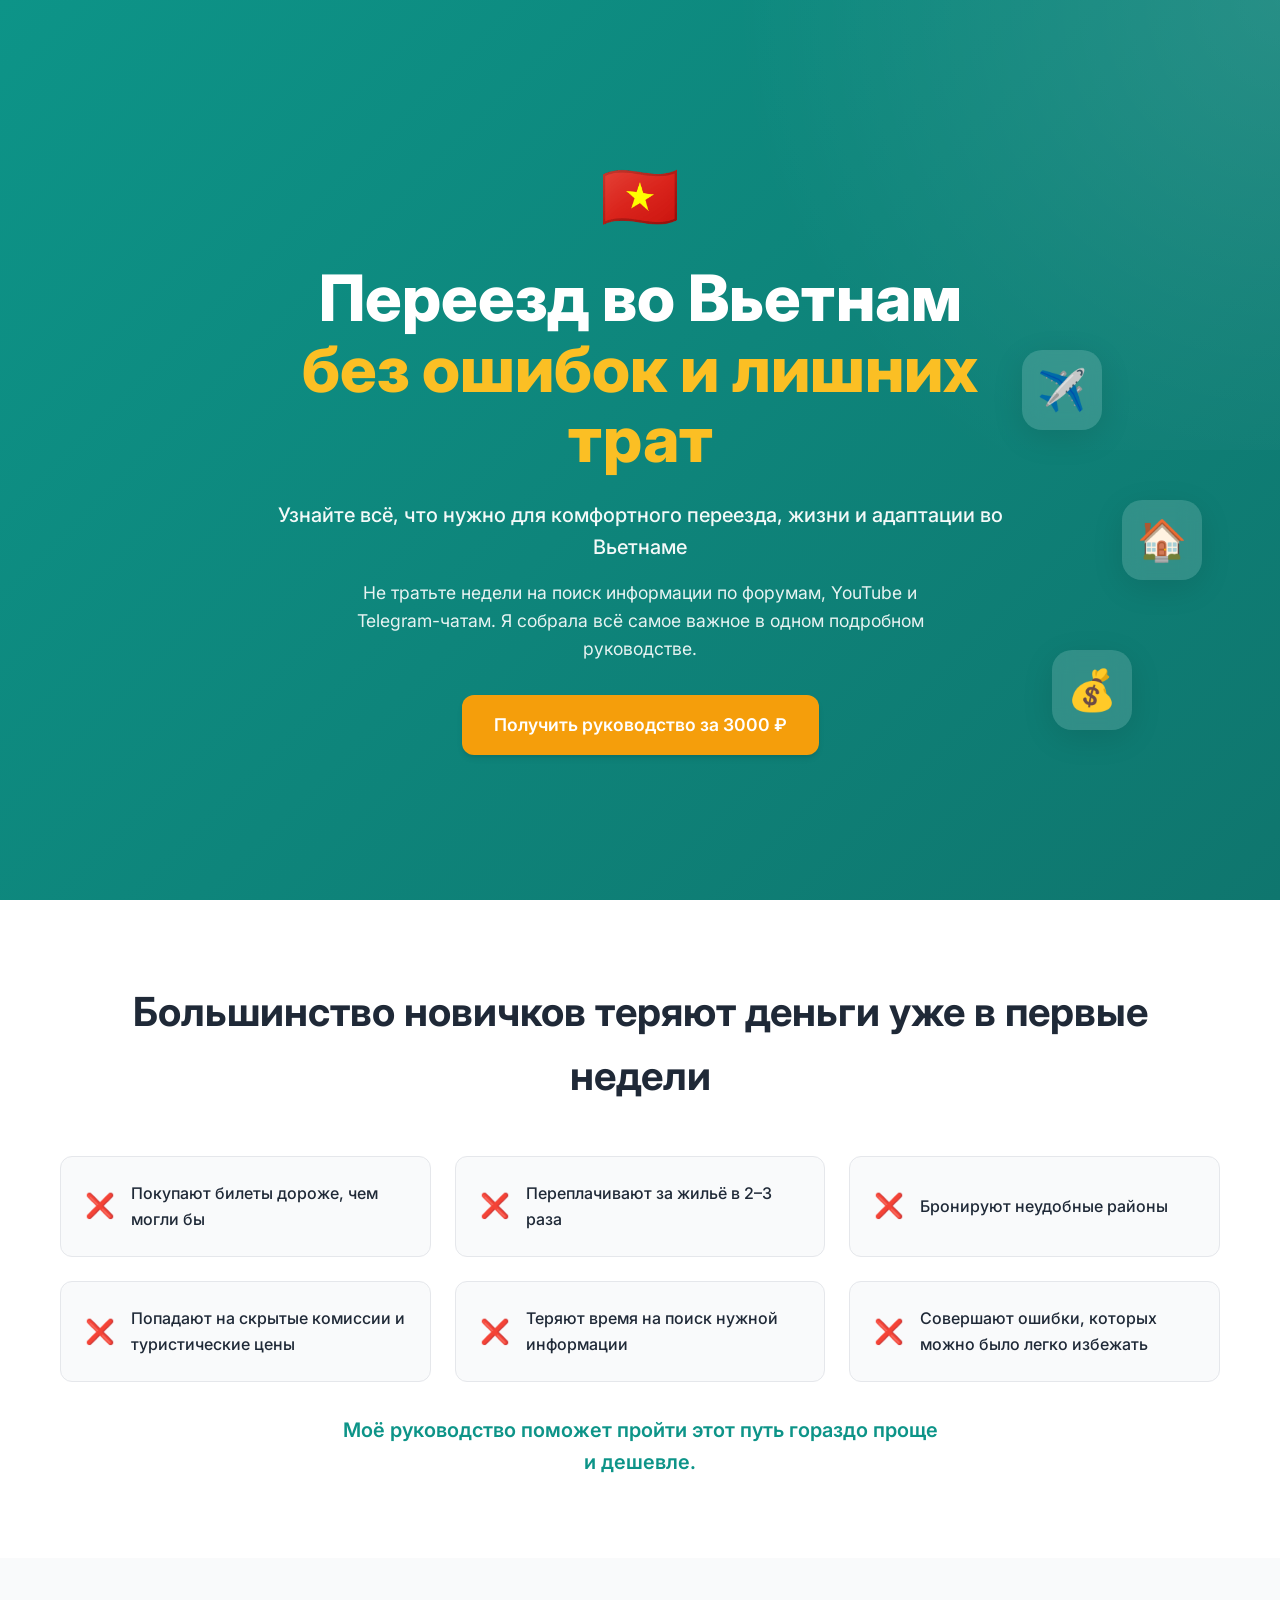
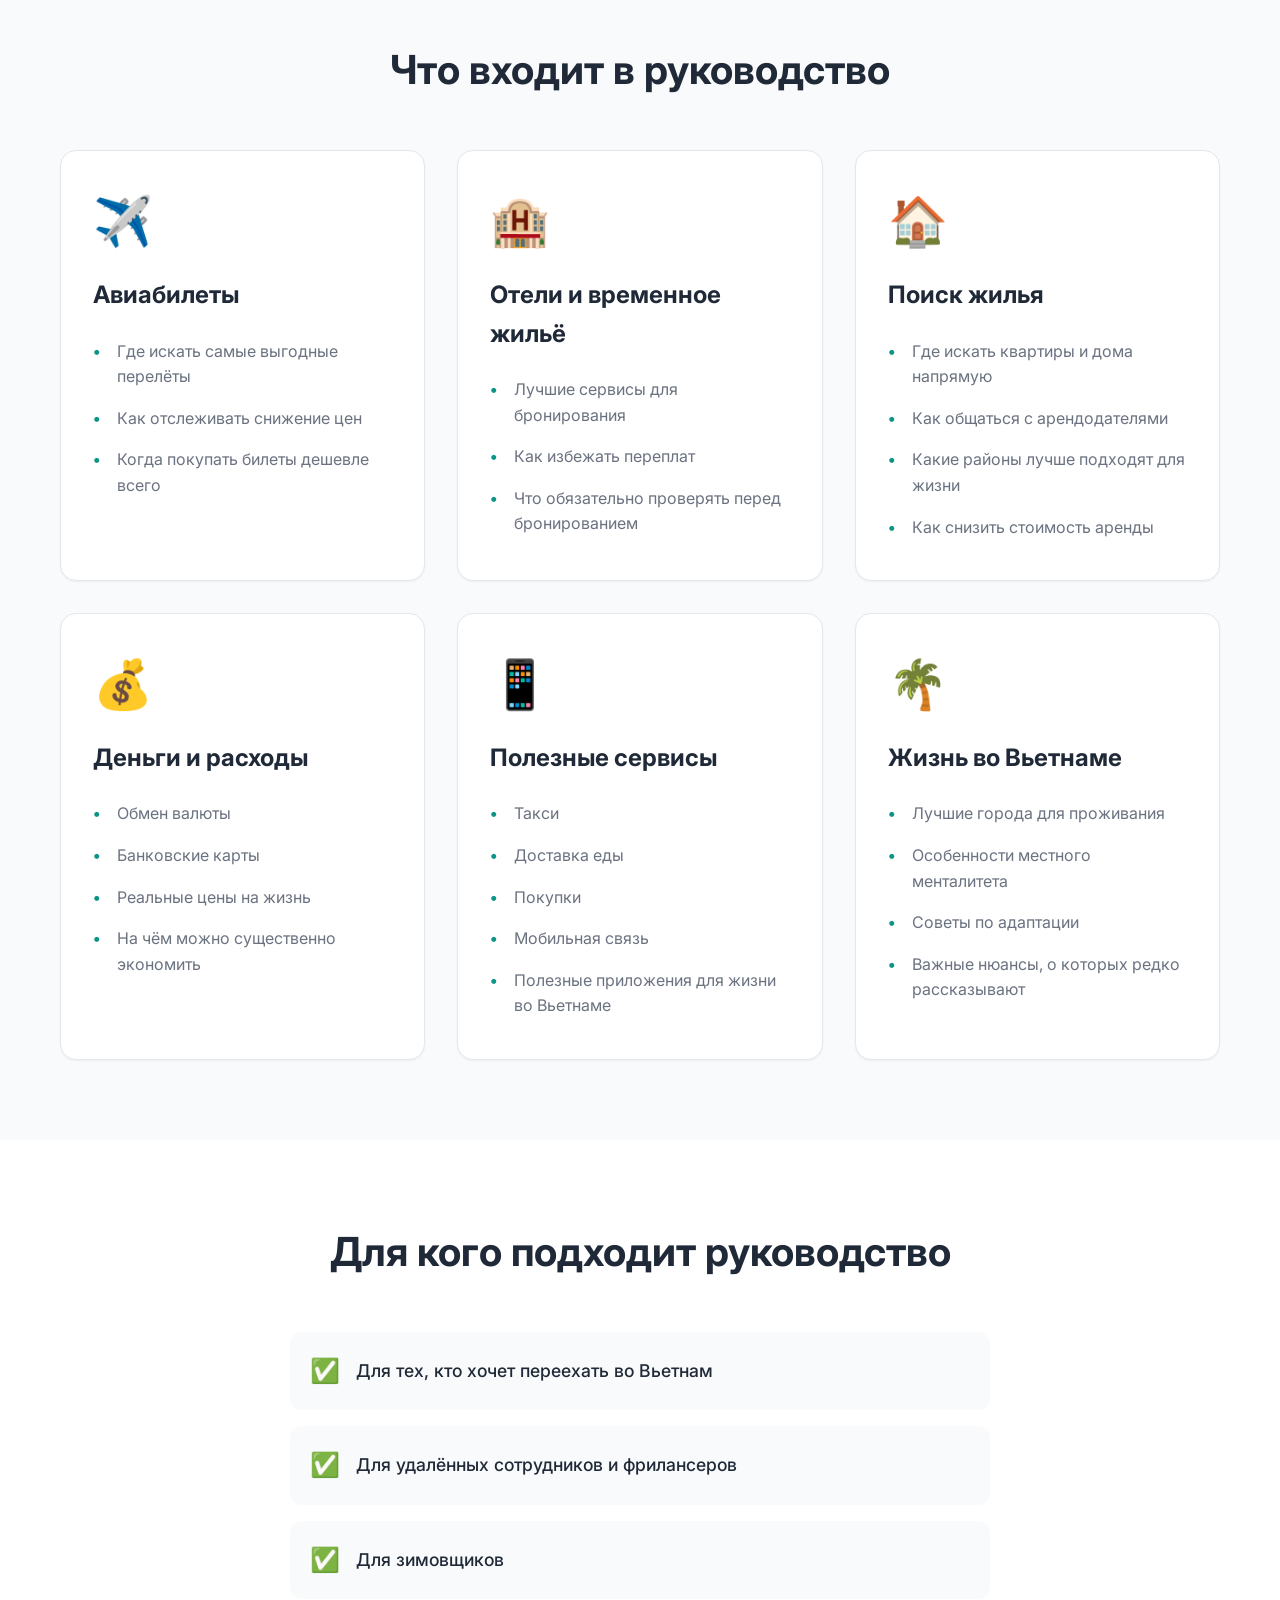
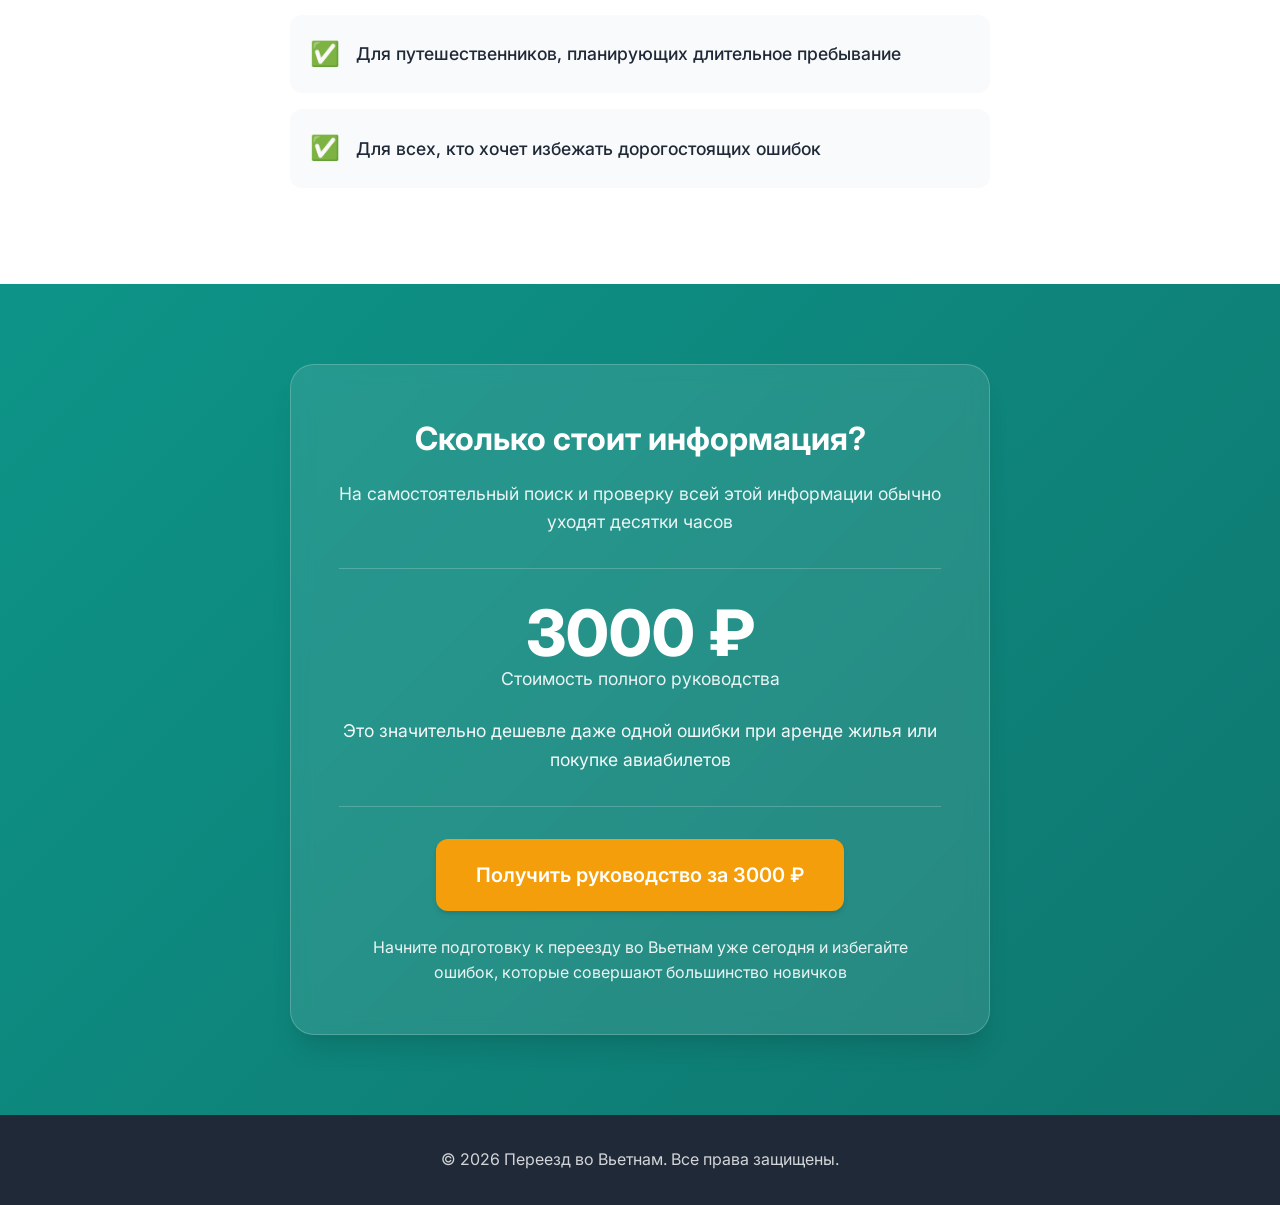
<file: index.html>
<!DOCTYPE html>
<html lang="ru">
<head>
    <meta charset="UTF-8">
    <meta name="viewport" content="width=device-width, initial-scale=1.0">
    <title>🇻🇳 Переезд во Вьетнам — Полное руководство</title>
    <link rel="preconnect" href="https://fonts.googleapis.com">
    <link rel="preconnect" href="https://fonts.gstatic.com" crossorigin>
    <link href="https://fonts.googleapis.com/css2?family=Inter:wght@300;400;500;600;700;800&display=swap" rel="stylesheet">
    <link rel="stylesheet" href="style.css">
    <!-- Yandex.Metrika counter -->
    <script type="text/javascript">
        (function(m,e,t,r,i,k,a){
            m[i]=m[i]||function(){(m[i].a=m[i].a||[]).push(arguments)};
            m[i].l=1*new Date();
            for (var j = 0; j < document.scripts.length; j++) {if (document.scripts[j].src === r) { return; }}
            k=e.createElement(t),a=e.getElementsByTagName(t)[0],k.async=1,k.src=r,a.parentNode.insertBefore(k,a)
        })(window, document,'script','https://mc.yandex.ru/metrika/tag.js?id=109796456', 'ym');

        ym(109796456, 'init', {ssr:true, webvisor:true, clickmap:true, ecommerce:"dataLayer", referrer: document.referrer, url: location.href, accurateTrackBounce:true, trackLinks:true});
    </script>
    <noscript><div><img src="https://mc.yandex.ru/watch/109796456" style="position:absolute; left:-9999px;" alt="" /></div></noscript>
    <!-- /Yandex.Metrika counter -->
</head>
<body>
    <div class="gradient-bg"></div>
    
    <header class="hero">
        <div class="hero-content">
            <div class="emoji-badge">🇻🇳</div>
            <h1>Переезд во Вьетнам<br><span class="highlight">без ошибок и лишних трат</span></h1>
            <p class="hero-subtitle">Узнайте всё, что нужно для комфортного переезда, жизни и адаптации во Вьетнаме</p>
            <p class="hero-description">Не тратьте недели на поиск информации по форумам, YouTube и Telegram-чатам. Я собрала всё самое важное в одном подробном руководстве.</p>
            <a class="btn btn-primary" href="https://t.me/Irinasketchs?text=Хочу%20купить%20руководство">Получить руководство за 3000 ₽</a>
        </div>
        <div class="hero-visual">
            <div class="floating-card card-1">✈️</div>
            <div class="floating-card card-2">🏠</div>
            <div class="floating-card card-3">💰</div>
        </div>
    </header>

    <section class="problems">
        <div class="container">
            <h2 class="section-title">Большинство новичков теряют деньги уже в первые недели</h2>
            <div class="problems-grid">
                <div class="problem-card">
                    <div class="problem-icon">❌</div>
                    <p>Покупают билеты дороже, чем могли бы</p>
                </div>
                <div class="problem-card">
                    <div class="problem-icon">❌</div>
                    <p>Переплачивают за жильё в 2–3 раза</p>
                </div>
                <div class="problem-card">
                    <div class="problem-icon">❌</div>
                    <p>Бронируют неудобные районы</p>
                </div>
                <div class="problem-card">
                    <div class="problem-icon">❌</div>
                    <p>Попадают на скрытые комиссии и туристические цены</p>
                </div>
                <div class="problem-card">
                    <div class="problem-icon">❌</div>
                    <p>Теряют время на поиск нужной информации</p>
                </div>
                <div class="problem-card">
                    <div class="problem-icon">❌</div>
                    <p>Совершают ошибки, которых можно было легко избежать</p>
                </div>
            </div>
            <p class="solution-text">Моё руководство поможет пройти этот путь гораздо проще и дешевле.</p>
        </div>
    </section>

    <section class="features">
        <div class="container">
            <h2 class="section-title">Что входит в руководство</h2>
            <div class="features-grid">
                <div class="feature-card">
                    <div class="feature-icon">✈️</div>
                    <h3>Авиабилеты</h3>
                    <ul>
                        <li>Где искать самые выгодные перелёты</li>
                        <li>Как отслеживать снижение цен</li>
                        <li>Когда покупать билеты дешевле всего</li>
                    </ul>
                </div>
                <div class="feature-card">
                    <div class="feature-icon">🏨</div>
                    <h3>Отели и временное жильё</h3>
                    <ul>
                        <li>Лучшие сервисы для бронирования</li>
                        <li>Как избежать переплат</li>
                        <li>Что обязательно проверять перед бронированием</li>
                    </ul>
                </div>
                <div class="feature-card">
                    <div class="feature-icon">🏠</div>
                    <h3>Поиск жилья</h3>
                    <ul>
                        <li>Где искать квартиры и дома напрямую</li>
                        <li>Как общаться с арендодателями</li>
                        <li>Какие районы лучше подходят для жизни</li>
                        <li>Как снизить стоимость аренды</li>
                    </ul>
                </div>
                <div class="feature-card">
                    <div class="feature-icon">💰</div>
                    <h3>Деньги и расходы</h3>
                    <ul>
                        <li>Обмен валюты</li>
                        <li>Банковские карты</li>
                        <li>Реальные цены на жизнь</li>
                        <li>На чём можно существенно экономить</li>
                    </ul>
                </div>
                <div class="feature-card">
                    <div class="feature-icon">📱</div>
                    <h3>Полезные сервисы</h3>
                    <ul>
                        <li>Такси</li>
                        <li>Доставка еды</li>
                        <li>Покупки</li>
                        <li>Мобильная связь</li>
                        <li>Полезные приложения для жизни во Вьетнаме</li>
                    </ul>
                </div>
                <div class="feature-card">
                    <div class="feature-icon">🌴</div>
                    <h3>Жизнь во Вьетнаме</h3>
                    <ul>
                        <li>Лучшие города для проживания</li>
                        <li>Особенности местного менталитета</li>
                        <li>Советы по адаптации</li>
                        <li>Важные нюансы, о которых редко рассказывают</li>
                    </ul>
                </div>
            </div>
        </div>
    </section>

    <section class="audience">
        <div class="container">
            <h2 class="section-title">Для кого подходит руководство</h2>
            <div class="audience-list">
                <div class="audience-item">
                    <span class="check">✅</span>
                    <p>Для тех, кто хочет переехать во Вьетнам</p>
                </div>
                <div class="audience-item">
                    <span class="check">✅</span>
                    <p>Для удалённых сотрудников и фрилансеров</p>
                </div>
                <div class="audience-item">
                    <span class="check">✅</span>
                    <p>Для зимовщиков</p>
                </div>
                <div class="audience-item">
                    <span class="check">✅</span>
                    <p>Для путешественников, планирующих длительное пребывание</p>
                </div>
                <div class="audience-item">
                    <span class="check">✅</span>
                    <p>Для всех, кто хочет избежать дорогостоящих ошибок</p>
                </div>
            </div>
        </div>
    </section>

    <section class="pricing">
        <div class="container">
            <div class="pricing-card">
                <div class="pricing-header">
                    <h2>Сколько стоит информация?</h2>
                    <p class="pricing-subtitle">На самостоятельный поиск и проверку всей этой информации обычно уходят десятки часов</p>
                </div>
                <div class="pricing-body">
                    <div class="price-tag">
                        <span class="price-amount">3000 ₽</span>
                        <span class="price-label">Стоимость полного руководства</span>
                    </div>
                    <p class="price-comparison">Это значительно дешевле даже одной ошибки при аренде жилья или покупке авиабилетов</p>
                </div>
                <div class="pricing-footer">
                    <a class="btn btn-primary btn-large" href="https://t.me/Irinasketchs?text=Хочу%20купить%20руководство">Получить руководство за 3000 ₽</a>
                    <p class="cta-text">Начните подготовку к переезду во Вьетнам уже сегодня и избегайте ошибок, которые совершают большинство новичков</p>
                </div>
            </div>
        </div>
    </section>

    <footer class="footer">
        <div class="container">
            <p>© 2026 Переезд во Вьетнам. Все права защищены.</p>
        </div>
    </footer>
</body>
</html>
</file>
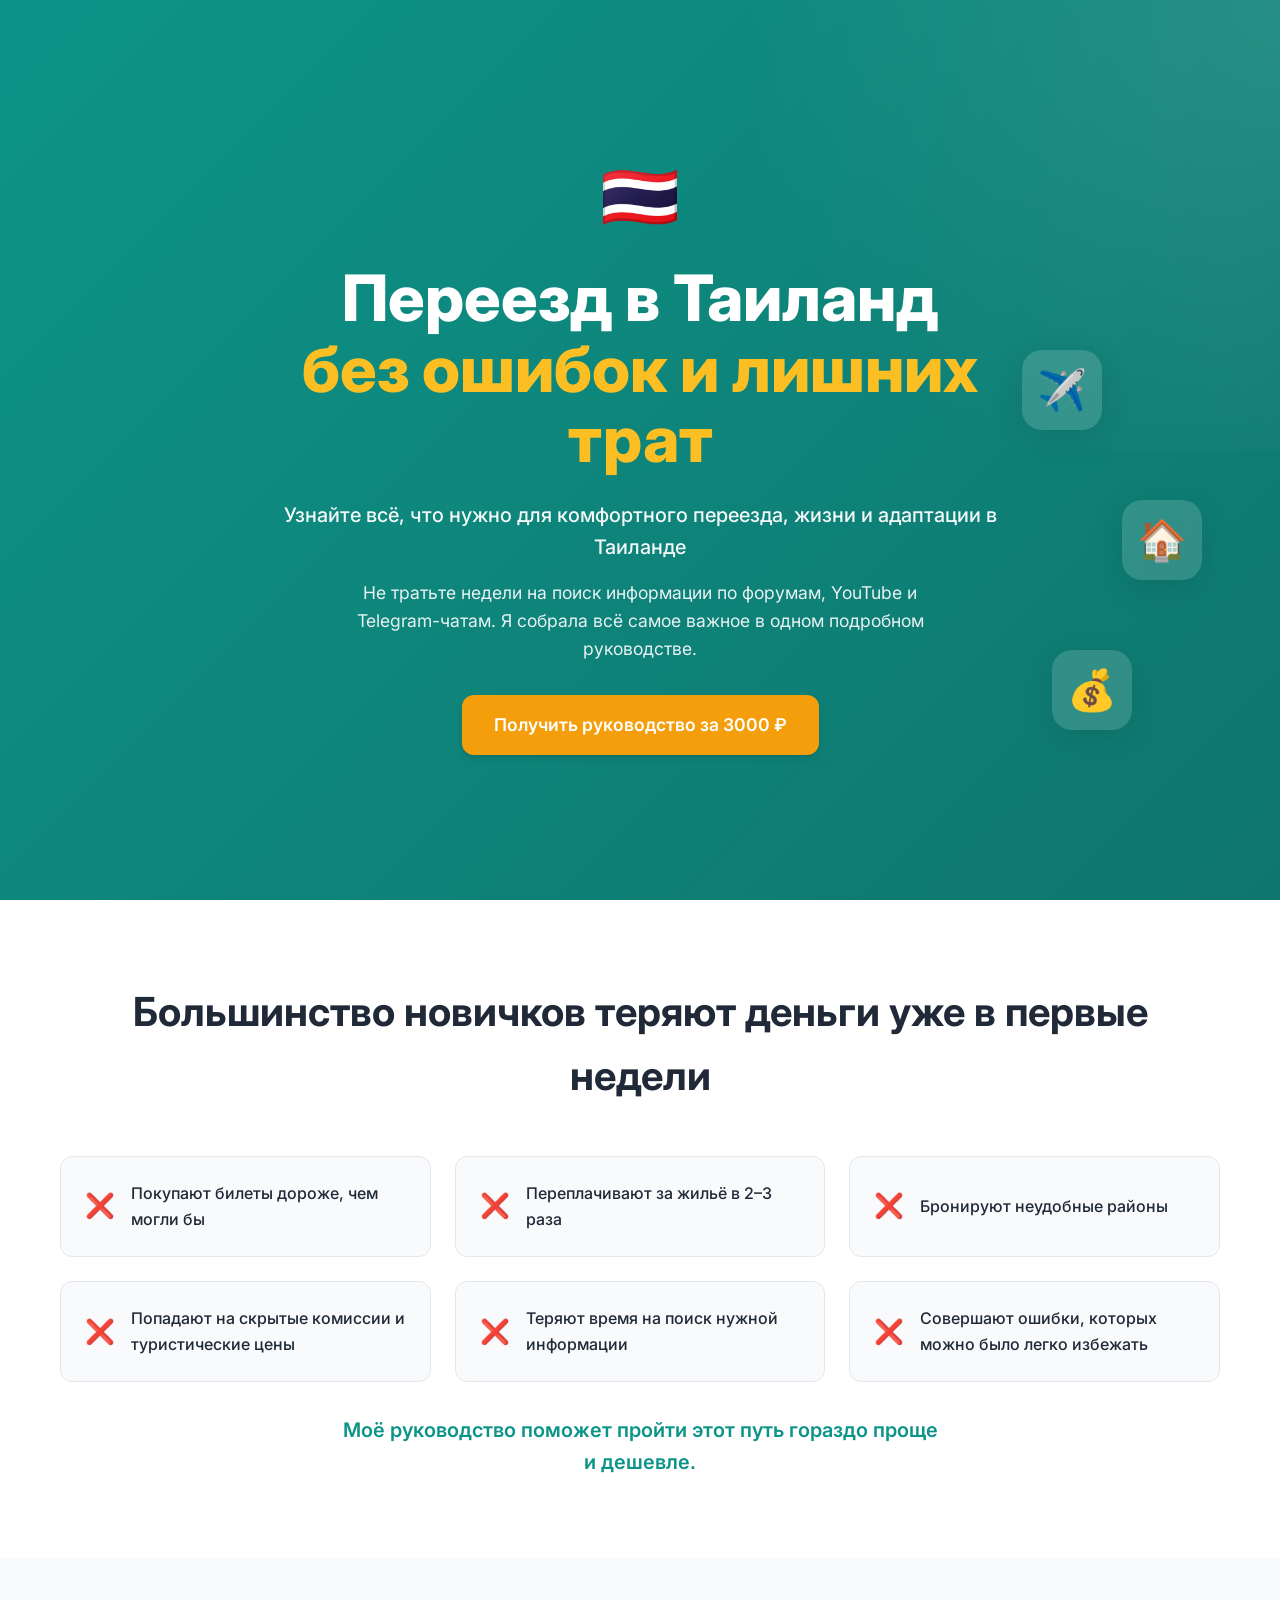
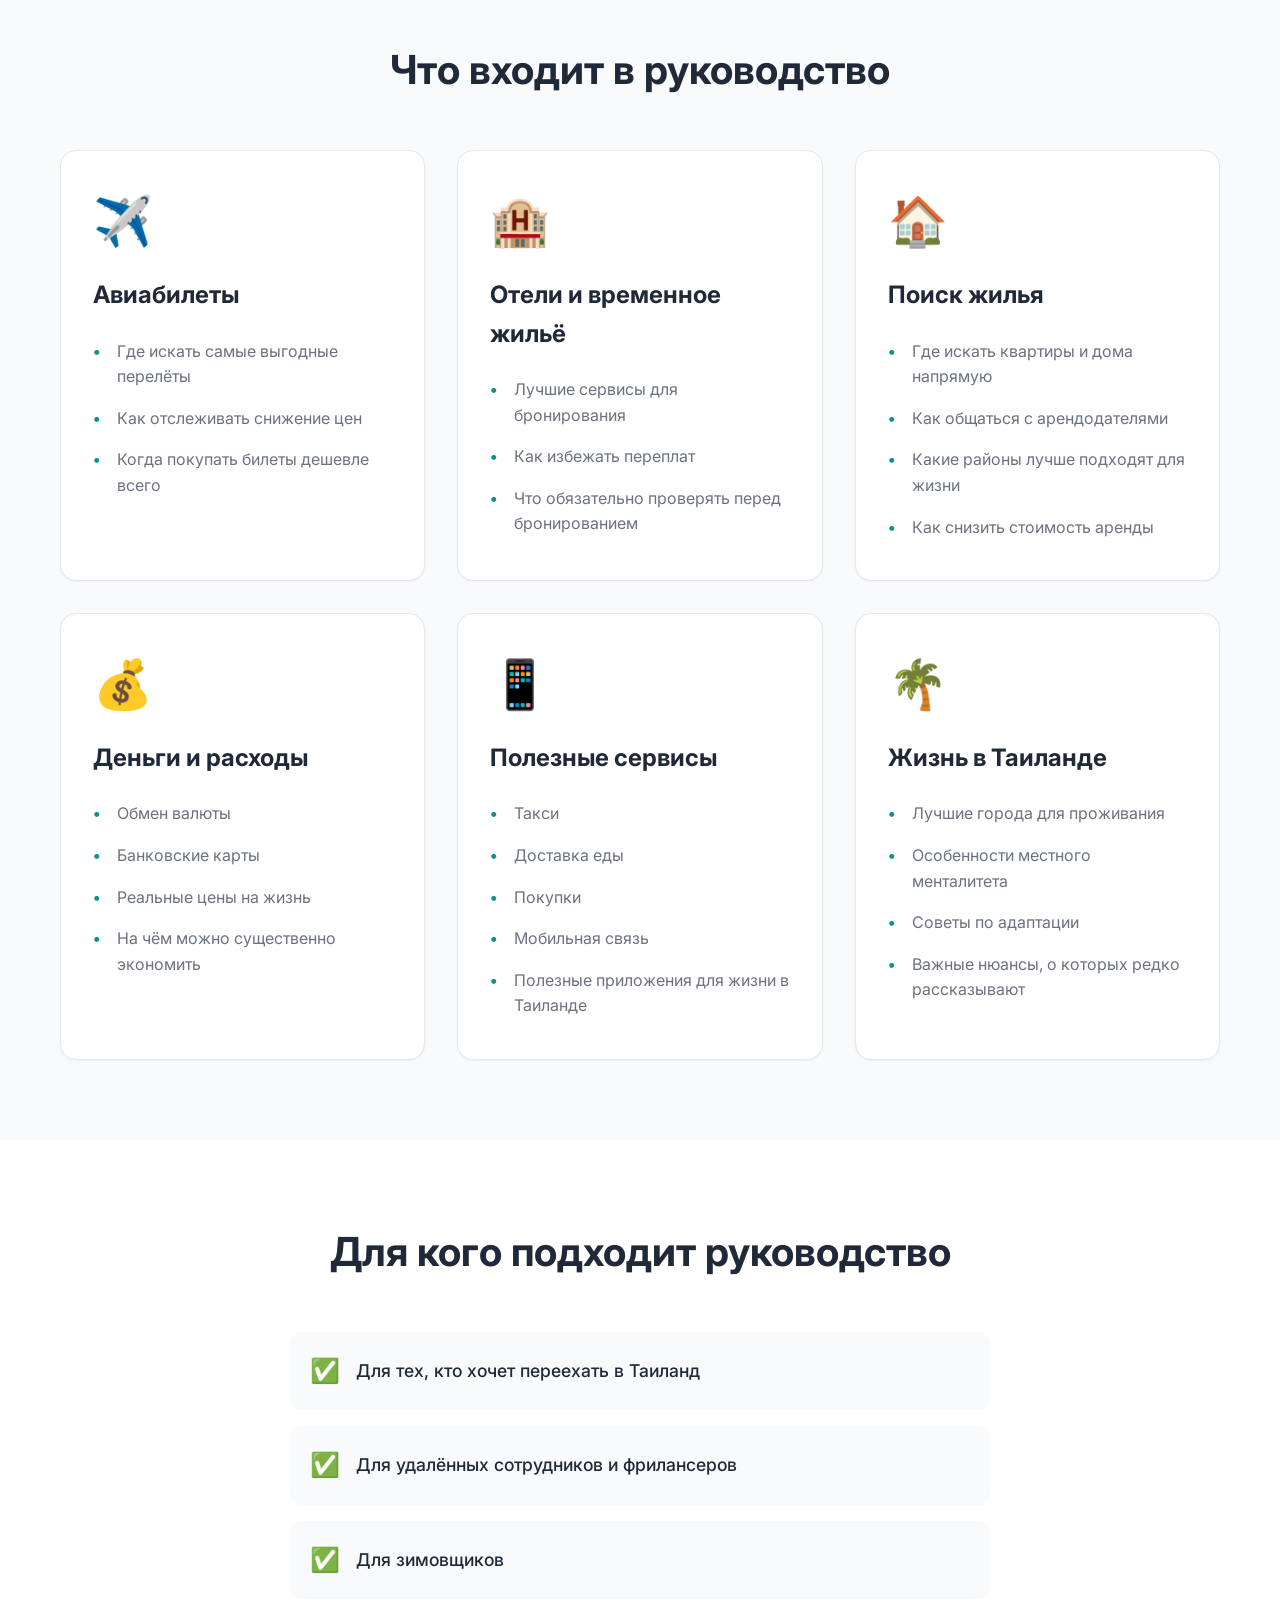
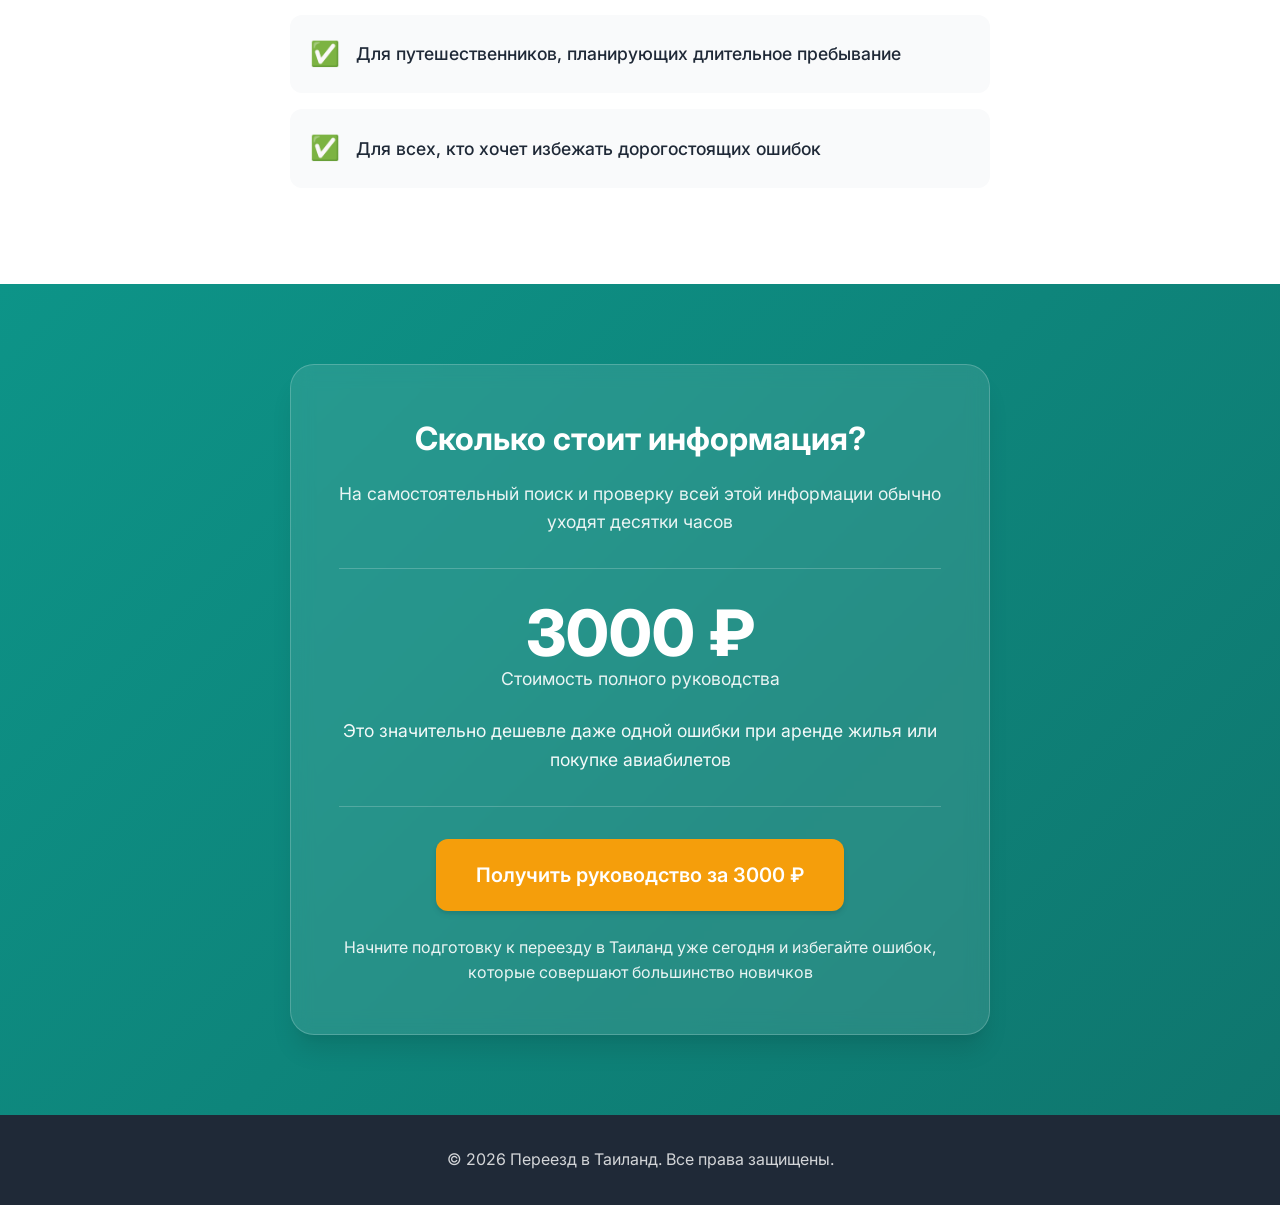
<file: thailand.html>
<!DOCTYPE html>
<html lang="ru">
<head>
    <meta charset="UTF-8">
    <meta name="viewport" content="width=device-width, initial-scale=1.0">
    <title>🇹🇭 Переезд в Таиланд — Полное руководство</title>
    <link rel="preconnect" href="https://fonts.googleapis.com">
    <link rel="preconnect" href="https://fonts.gstatic.com" crossorigin>
    <link href="https://fonts.googleapis.com/css2?family=Inter:wght@300;400;500;600;700;800&display=swap" rel="stylesheet">
    <link rel="stylesheet" href="style.css">
    <!-- Yandex.Metrika counter -->
    <script type="text/javascript">
        (function(m,e,t,r,i,k,a){
            m[i]=m[i]||function(){(m[i].a=m[i].a||[]).push(arguments)};
            m[i].l=1*new Date();
            for (var j = 0; j < document.scripts.length; j++) {if (document.scripts[j].src === r) { return; }}
            k=e.createElement(t),a=e.getElementsByTagName(t)[0],k.async=1,k.src=r,a.parentNode.insertBefore(k,a)
        })(window, document,'script','https://mc.yandex.ru/metrika/tag.js?id=109796456', 'ym');

        ym(109796456, 'init', {ssr:true, webvisor:true, clickmap:true, ecommerce:"dataLayer", referrer: document.referrer, url: location.href, accurateTrackBounce:true, trackLinks:true});
    </script>
    <noscript><div><img src="https://mc.yandex.ru/watch/109796456" style="position:absolute; left:-9999px;" alt="" /></div></noscript>
    <!-- /Yandex.Metrika counter -->
</head>
<body>
    <div class="gradient-bg"></div>
    
    <header class="hero">
        <div class="hero-content">
            <div class="emoji-badge">🇹🇭</div>
            <h1>Переезд в Таиланд<br><span class="highlight">без ошибок и лишних трат</span></h1>
            <p class="hero-subtitle">Узнайте всё, что нужно для комфортного переезда, жизни и адаптации в Таиланде</p>
            <p class="hero-description">Не тратьте недели на поиск информации по форумам, YouTube и Telegram-чатам. Я собрала всё самое важное в одном подробном руководстве.</p>
            <a class="btn btn-primary" href="https://t.me/Irinasketchs?text=Хочу%20купить%20руководство">Получить руководство за 3000 ₽</a>
        </div>
        <div class="hero-visual">
            <div class="floating-card card-1">✈️</div>
            <div class="floating-card card-2">🏠</div>
            <div class="floating-card card-3">💰</div>
        </div>
    </header>

    <section class="problems">
        <div class="container">
            <h2 class="section-title">Большинство новичков теряют деньги уже в первые недели</h2>
            <div class="problems-grid">
                <div class="problem-card">
                    <div class="problem-icon">❌</div>
                    <p>Покупают билеты дороже, чем могли бы</p>
                </div>
                <div class="problem-card">
                    <div class="problem-icon">❌</div>
                    <p>Переплачивают за жильё в 2–3 раза</p>
                </div>
                <div class="problem-card">
                    <div class="problem-icon">❌</div>
                    <p>Бронируют неудобные районы</p>
                </div>
                <div class="problem-card">
                    <div class="problem-icon">❌</div>
                    <p>Попадают на скрытые комиссии и туристические цены</p>
                </div>
                <div class="problem-card">
                    <div class="problem-icon">❌</div>
                    <p>Теряют время на поиск нужной информации</p>
                </div>
                <div class="problem-card">
                    <div class="problem-icon">❌</div>
                    <p>Совершают ошибки, которых можно было легко избежать</p>
                </div>
            </div>
            <p class="solution-text">Моё руководство поможет пройти этот путь гораздо проще и дешевле.</p>
        </div>
    </section>

    <section class="features">
        <div class="container">
            <h2 class="section-title">Что входит в руководство</h2>
            <div class="features-grid">
                <div class="feature-card">
                    <div class="feature-icon">✈️</div>
                    <h3>Авиабилеты</h3>
                    <ul>
                        <li>Где искать самые выгодные перелёты</li>
                        <li>Как отслеживать снижение цен</li>
                        <li>Когда покупать билеты дешевле всего</li>
                    </ul>
                </div>
                <div class="feature-card">
                    <div class="feature-icon">🏨</div>
                    <h3>Отели и временное жильё</h3>
                    <ul>
                        <li>Лучшие сервисы для бронирования</li>
                        <li>Как избежать переплат</li>
                        <li>Что обязательно проверять перед бронированием</li>
                    </ul>
                </div>
                <div class="feature-card">
                    <div class="feature-icon">🏠</div>
                    <h3>Поиск жилья</h3>
                    <ul>
                        <li>Где искать квартиры и дома напрямую</li>
                        <li>Как общаться с арендодателями</li>
                        <li>Какие районы лучше подходят для жизни</li>
                        <li>Как снизить стоимость аренды</li>
                    </ul>
                </div>
                <div class="feature-card">
                    <div class="feature-icon">💰</div>
                    <h3>Деньги и расходы</h3>
                    <ul>
                        <li>Обмен валюты</li>
                        <li>Банковские карты</li>
                        <li>Реальные цены на жизнь</li>
                        <li>На чём можно существенно экономить</li>
                    </ul>
                </div>
                <div class="feature-card">
                    <div class="feature-icon">📱</div>
                    <h3>Полезные сервисы</h3>
                    <ul>
                        <li>Такси</li>
                        <li>Доставка еды</li>
                        <li>Покупки</li>
                        <li>Мобильная связь</li>
                        <li>Полезные приложения для жизни в Таиланде</li>
                    </ul>
                </div>
                <div class="feature-card">
                    <div class="feature-icon">🌴</div>
                    <h3>Жизнь в Таиланде</h3>
                    <ul>
                        <li>Лучшие города для проживания</li>
                        <li>Особенности местного менталитета</li>
                        <li>Советы по адаптации</li>
                        <li>Важные нюансы, о которых редко рассказывают</li>
                    </ul>
                </div>
            </div>
        </div>
    </section>

    <section class="audience">
        <div class="container">
            <h2 class="section-title">Для кого подходит руководство</h2>
            <div class="audience-list">
                <div class="audience-item">
                    <span class="check">✅</span>
                    <p>Для тех, кто хочет переехать в Таиланд</p>
                </div>
                <div class="audience-item">
                    <span class="check">✅</span>
                    <p>Для удалённых сотрудников и фрилансеров</p>
                </div>
                <div class="audience-item">
                    <span class="check">✅</span>
                    <p>Для зимовщиков</p>
                </div>
                <div class="audience-item">
                    <span class="check">✅</span>
                    <p>Для путешественников, планирующих длительное пребывание</p>
                </div>
                <div class="audience-item">
                    <span class="check">✅</span>
                    <p>Для всех, кто хочет избежать дорогостоящих ошибок</p>
                </div>
            </div>
        </div>
    </section>

    <section class="pricing">
        <div class="container">
            <div class="pricing-card">
                <div class="pricing-header">
                    <h2>Сколько стоит информация?</h2>
                    <p class="pricing-subtitle">На самостоятельный поиск и проверку всей этой информации обычно уходят десятки часов</p>
                </div>
                <div class="pricing-body">
                    <div class="price-tag">
                        <span class="price-amount">3000 ₽</span>
                        <span class="price-label">Стоимость полного руководства</span>
                    </div>
                    <p class="price-comparison">Это значительно дешевле даже одной ошибки при аренде жилья или покупке авиабилетов</p>
                </div>
                <div class="pricing-footer">
                    <a class="btn btn-primary btn-large" href="https://t.me/Irinasketchs?text=Хочу%20купить%20руководство">Получить руководство за 3000 ₽</a>
                    <p class="cta-text">Начните подготовку к переезду в Таиланд уже сегодня и избегайте ошибок, которые совершают большинство новичков</p>
                </div>
            </div>
        </div>
    </section>

    <footer class="footer">
        <div class="container">
            <p>© 2026 Переезд в Таиланд. Все права защищены.</p>
        </div>
    </footer>
</body>
</html>
</file>
<file: style.css>
* {
    margin: 0;
    padding: 0;
    box-sizing: border-box;
}

:root {
    --primary: #0d9488;
    --primary-dark: #0f766e;
    --primary-light: #14b8a6;
    --accent: #f59e0b;
    --accent-light: #fbbf24;
    --text-dark: #1f2937;
    --text-light: #6b7280;
    --bg-light: #f9fafb;
    --bg-white: #ffffff;
    --gradient-1: linear-gradient(135deg, #0d9488 0%, #0f766e 100%);
    --gradient-2: linear-gradient(135deg, #f59e0b 0%, #d97706 100%);
    --shadow-sm: 0 1px 2px 0 rgba(0, 0, 0, 0.05);
    --shadow-md: 0 4px 6px -1px rgba(0, 0, 0, 0.1), 0 2px 4px -1px rgba(0, 0, 0, 0.06);
    --shadow-lg: 0 10px 15px -3px rgba(0, 0, 0, 0.1), 0 4px 6px -2px rgba(0, 0, 0, 0.05);
    --shadow-xl: 0 20px 25px -5px rgba(0, 0, 0, 0.1), 0 10px 10px -5px rgba(0, 0, 0, 0.04);
}

body {
    font-family: 'Inter', -apple-system, BlinkMacSystemFont, 'Segoe UI', Roboto, sans-serif;
    line-height: 1.6;
    color: var(--text-dark);
    background: var(--bg-light);
    overflow-x: hidden;
}

.gradient-bg {
    position: fixed;
    top: 0;
    left: 0;
    width: 100%;
    height: 100%;
    background: linear-gradient(135deg, #0d9488 0%, #0f766e 50%, #115e59 100%);
    opacity: 0.03;
    z-index: -1;
    pointer-events: none;
}

.container {
    max-width: 1200px;
    margin: 0 auto;
    padding: 0 20px;
}

/* Navigation */
.nav {
    background: rgba(255, 255, 255, 0.95);
    backdrop-filter: blur(10px);
    box-shadow: var(--shadow-sm);
    position: sticky;
    top: 0;
    z-index: 1000;
    padding: 1rem 0;
}

.nav .container {
    display: flex;
    justify-content: center;
    gap: 2rem;
}

.nav-link {
    padding: 0.75rem 1.5rem;
    border-radius: 8px;
    text-decoration: none;
    font-weight: 600;
    color: var(--text-dark);
    transition: all 0.3s ease;
    background: var(--bg-light);
}

.nav-link:hover {
    background: var(--primary);
    color: white;
    transform: translateY(-2px);
}

.nav-link.active {
    background: var(--primary);
    color: white;
}

/* Hero Section */
.hero {
    min-height: 100vh;
    display: flex;
    align-items: center;
    justify-content: center;
    padding: 80px 20px;
    background: var(--gradient-1);
    position: relative;
    overflow: hidden;
}

.hero::before {
    content: '';
    position: absolute;
    top: -50%;
    right: -50%;
    width: 100%;
    height: 100%;
    background: radial-gradient(circle, rgba(255,255,255,0.1) 0%, transparent 70%);
    animation: pulse 8s ease-in-out infinite;
}

@keyframes pulse {
    0%, 100% { transform: scale(1); opacity: 0.5; }
    50% { transform: scale(1.2); opacity: 0.8; }
}

.hero-content {
    text-align: center;
    color: white;
    max-width: 800px;
    z-index: 1;
}

.emoji-badge {
    font-size: 4rem;
    margin-bottom: 1rem;
    animation: bounce 2s ease-in-out infinite;
}

@keyframes bounce {
    0%, 100% { transform: translateY(0); }
    50% { transform: translateY(-10px); }
}

.hero h1 {
    font-size: clamp(2.5rem, 5vw, 4rem);
    font-weight: 800;
    line-height: 1.1;
    margin-bottom: 1.5rem;
}

.hero .highlight {
    color: var(--accent-light);
}

.hero-subtitle {
    font-size: 1.25rem;
    font-weight: 500;
    margin-bottom: 1rem;
    opacity: 0.95;
}

.hero-description {
    font-size: 1.1rem;
    opacity: 0.9;
    margin-bottom: 2rem;
    max-width: 600px;
    margin-left: auto;
    margin-right: auto;
}

.hero-visual {
    position: absolute;
    right: 10%;
    top: 50%;
    transform: translateY(-50%);
    display: none;
}

@media (min-width: 1024px) {
    .hero-visual {
        display: block;
    }
}

.floating-card {
    position: absolute;
    width: 80px;
    height: 80px;
    background: rgba(255, 255, 255, 0.15);
    backdrop-filter: blur(10px);
    border-radius: 20px;
    display: flex;
    align-items: center;
    justify-content: center;
    font-size: 2.5rem;
    box-shadow: 0 8px 32px rgba(0, 0, 0, 0.1);
    animation: float 6s ease-in-out infinite;
}

.card-1 {
    top: -100px;
    right: 50px;
    animation-delay: 0s;
}

.card-2 {
    top: 50px;
    right: -50px;
    animation-delay: 2s;
}

.card-3 {
    top: 200px;
    right: 20px;
    animation-delay: 4s;
}

@keyframes float {
    0%, 100% { transform: translateY(0) rotate(0deg); }
    50% { transform: translateY(-20px) rotate(5deg); }
}

/* Buttons */
.btn {
    display: inline-block;
    padding: 16px 32px;
    font-size: 1.1rem;
    font-weight: 600;
    text-decoration: none;
    border-radius: 12px;
    transition: all 0.3s ease;
    cursor: pointer;
    border: none;
    box-shadow: var(--shadow-md);
}

.btn-primary {
    background: var(--accent);
    color: white;
}

.btn-primary:hover {
    background: var(--accent-light);
    transform: translateY(-2px);
    box-shadow: var(--shadow-lg);
}

.btn-large {
    padding: 20px 40px;
    font-size: 1.25rem;
}

/* Sections */
section {
    padding: 80px 20px;
}

.section-title {
    font-size: clamp(2rem, 4vw, 2.5rem);
    font-weight: 700;
    text-align: center;
    margin-bottom: 3rem;
    color: var(--text-dark);
}

/* Problems Section */
.problems {
    background: var(--bg-white);
}

.problems-grid {
    display: grid;
    grid-template-columns: repeat(auto-fit, minmax(300px, 1fr));
    gap: 1.5rem;
    margin-bottom: 2rem;
}

.problem-card {
    background: var(--bg-light);
    padding: 1.5rem;
    border-radius: 12px;
    display: flex;
    align-items: center;
    gap: 1rem;
    transition: all 0.3s ease;
    border: 1px solid #e5e7eb;
}

.problem-card:hover {
    transform: translateY(-4px);
    box-shadow: var(--shadow-md);
    border-color: var(--primary);
}

.problem-icon {
    font-size: 1.5rem;
    flex-shrink: 0;
}

.problem-card p {
    font-weight: 500;
    color: var(--text-dark);
}

.solution-text {
    text-align: center;
    font-size: 1.25rem;
    color: var(--primary);
    font-weight: 600;
    max-width: 600px;
    margin: 0 auto;
}

/* Features Section */
.features {
    background: var(--bg-light);
}

.features-grid {
    display: grid;
    grid-template-columns: repeat(auto-fit, minmax(350px, 1fr));
    gap: 2rem;
}

.feature-card {
    background: var(--bg-white);
    padding: 2rem;
    border-radius: 16px;
    box-shadow: var(--shadow-sm);
    transition: all 0.3s ease;
    border: 1px solid #e5e7eb;
}

.feature-card:hover {
    transform: translateY(-8px);
    box-shadow: var(--shadow-xl);
    border-color: var(--primary);
}

.feature-icon {
    font-size: 3rem;
    margin-bottom: 1rem;
}

.feature-card h3 {
    font-size: 1.5rem;
    font-weight: 700;
    margin-bottom: 1rem;
    color: var(--text-dark);
}

.feature-card ul {
    list-style: none;
}

.feature-card li {
    padding: 0.5rem 0;
    padding-left: 1.5rem;
    position: relative;
    color: var(--text-light);
}

.feature-card li::before {
    content: '•';
    position: absolute;
    left: 0;
    color: var(--primary);
    font-weight: bold;
}

/* Audience Section */
.audience {
    background: var(--bg-white);
}

.audience-list {
    max-width: 700px;
    margin: 0 auto;
}

.audience-item {
    display: flex;
    align-items: center;
    gap: 1rem;
    padding: 1.25rem;
    background: var(--bg-light);
    border-radius: 12px;
    margin-bottom: 1rem;
    transition: all 0.3s ease;
}

.audience-item:hover {
    background: white;
    box-shadow: var(--shadow-md);
    transform: translateX(8px);
}

.check {
    font-size: 1.5rem;
    flex-shrink: 0;
}

.audience-item p {
    font-size: 1.1rem;
    font-weight: 500;
    color: var(--text-dark);
}

/* Pricing Section */
.pricing {
    background: var(--gradient-1);
    color: white;
}

.pricing-card {
    background: rgba(255, 255, 255, 0.1);
    backdrop-filter: blur(10px);
    border-radius: 24px;
    padding: 3rem;
    max-width: 700px;
    margin: 0 auto;
    border: 1px solid rgba(255, 255, 255, 0.2);
    box-shadow: var(--shadow-xl);
}

.pricing-header {
    text-align: center;
    margin-bottom: 2rem;
}

.pricing-header h2 {
    font-size: 2rem;
    font-weight: 700;
    margin-bottom: 1rem;
}

.pricing-subtitle {
    opacity: 0.9;
    font-size: 1.1rem;
}

.pricing-body {
    text-align: center;
    padding: 2rem 0;
    border-top: 1px solid rgba(255, 255, 255, 0.2);
    border-bottom: 1px solid rgba(255, 255, 255, 0.2);
    margin-bottom: 2rem;
}

.price-tag {
    margin-bottom: 1.5rem;
}

.price-amount {
    font-size: 4rem;
    font-weight: 800;
    display: block;
    line-height: 1;
}

.price-label {
    font-size: 1.1rem;
    opacity: 0.9;
}

.price-comparison {
    font-size: 1.1rem;
    opacity: 0.95;
}

.pricing-footer {
    text-align: center;
}

.cta-text {
    margin-top: 1.5rem;
    opacity: 0.9;
    font-size: 1rem;
}

/* Footer */
.footer {
    background: var(--text-dark);
    color: white;
    padding: 2rem 20px;
    text-align: center;
}

.footer p {
    opacity: 0.8;
}

/* Responsive Design */
@media (max-width: 768px) {
    .hero {
        padding: 60px 20px;
    }
    
    .hero h1 {
        font-size: 2rem;
    }
    
    .hero-subtitle {
        font-size: 1.1rem;
    }
    
    .hero-description {
        font-size: 1rem;
    }
    
    .features-grid {
        grid-template-columns: 1fr;
    }
    
    .problems-grid {
        grid-template-columns: 1fr;
    }
    
    .pricing-card {
        padding: 2rem 1.5rem;
    }
    
    .price-amount {
        font-size: 3rem;
    }
    
    section {
        padding: 60px 20px;
    }
}

/* Smooth Scroll */
html {
    scroll-behavior: smooth;
}

/* Selection */
::selection {
    background: var(--primary);
    color: white;
}
</file>
